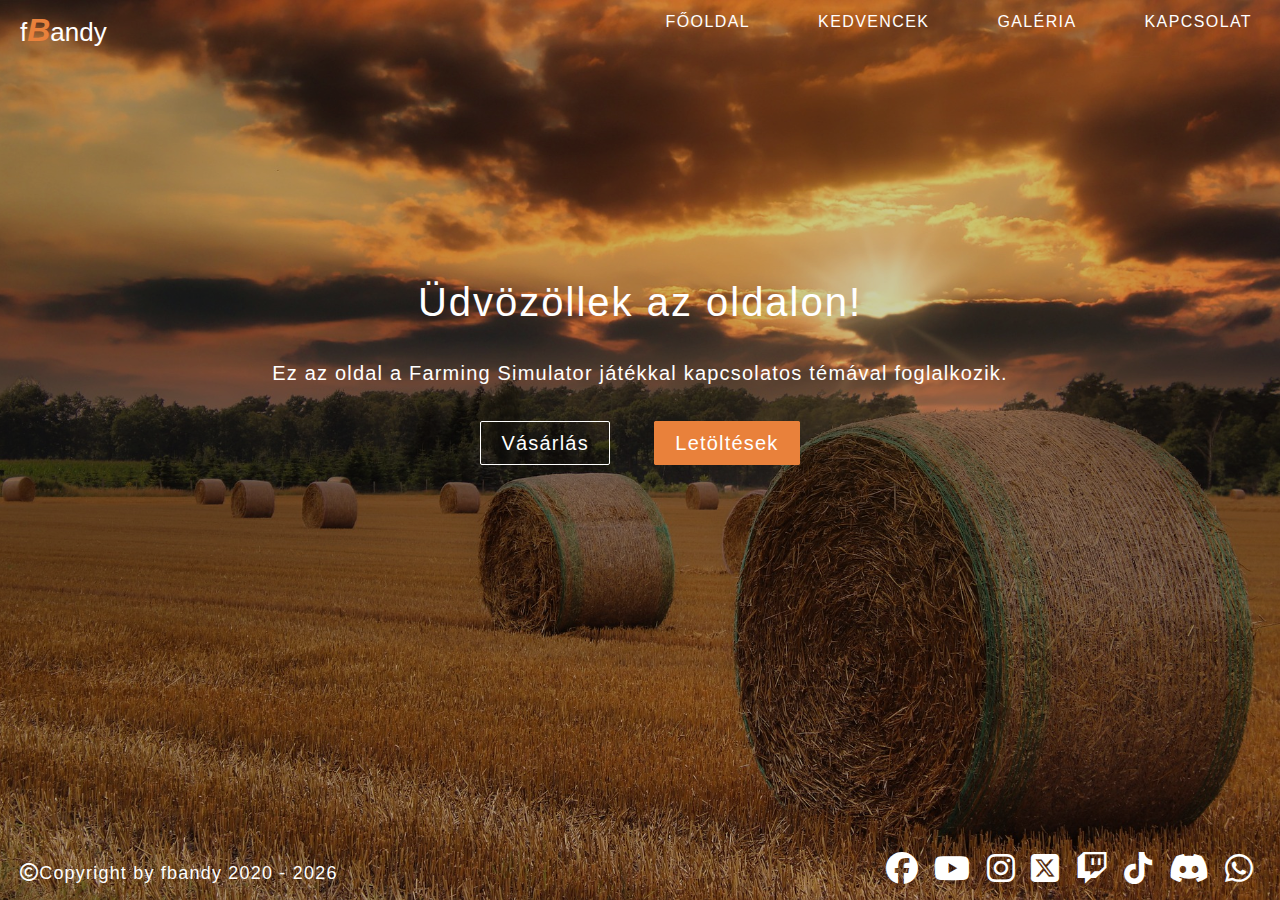
<file: index.html>
<!DOCTYPE html>
<html lang="en">
    <head>
        <meta charset="UTF-8">
        <meta name="viewport" content="width=device-width, initial-scale=1.0">
        <title>Weboldalam</title>
        <link rel="stylesheet"
            href="https://cdnjs.cloudflare.com/ajax/libs/font-awesome/6.7.2/css/all.min.css"
            integrity="sha512-Evv84Mr4kqVGRNSgIGL/F/aIDqQb7xQ2vcrdIwxfjThSH8CSR7PBEakCr51Ck+w+/U6swU2Im1vVX0SVk9ABhg=="
            crossorigin="anonymous" referrerpolicy="no-referrer" />
        <link
            href="https://cdn.jsdelivr.net/npm/bootstrap@5.3.3/dist/css/bootstrap.min.css"
            rel="stylesheet"
            integrity="sha384-QWTKZyjpPEjISv5WaRU9OFeRpok6YctnYmDr5pNlyT2bRjXh0JMhjY6hW+ALEwIH"
            crossorigin="anonymous">
        <link rel="stylesheet" href="./css/style.css">
    </head>
    <body>
        <header>
            <div class="navbar">
                <div class="logo">f<span>B</span>andy</div>
                <ul class="links">
                    <li><a href="index.html">Főoldal</a></li>
                    <li><a href="favorite.html" class="nav-item dropdown">Kedvencek</a></li>
                    <li><a href="gallery.html">Galéria</a></li>
                    <li><a href="contact.html">Kapcsolat</a></li>
                </ul>
                <div class="toggle_btn">
                    <i class="fa-solid fa-bars"></i>
                </div>
            </div>
            <div class="dropdown_menu">
                <li><a href="index.html">Főoldal</a></li>
                <li><a href="favorite.html">Kedvencek</a></li>
                <li><a href="gallery.html">Galéria</a></li>
                <li><a href="contact.html">Kapcsolat</a></li>
            </div>
        </header>
        <main>
            <div class="container-fluid">
                <div class="">
                    <h1>Üdvözöllek az oldalon!</h1>
                    <p>Ez az oldal a Farming Simulator játékkal kapcsolatos
                        témával
                        foglalkozik.</p>
                    <div class="button-box">
                        <a
                            href="https://www.farming-simulator.com/newsArticle.php?&news_id=544"
                            target="_blank" class="button-1">Vásárlás</a>
                        <a
                            href="https://www.farming-simulator.com/mods.php?title=fs2022&page=0"
                            target="_blank" class="button-2">Letöltések</a>
                    </div>
                </div>
            </div>
        </main>
        <footer>
            <p><i class="fa-regular fa-copyright"></i>Copyright by fbandy 2020 -
                <span id="year"></span></p>
            <script>
                var d = new Date();
                var n = d.getFullYear();
                document.getElementById("year").innerHTML = n;
            </script>
            <div class="social">
                <a href="https://www.facebook.com/giants.farming.simulator"
                    target="_blank"><i class="fa-brands fa-facebook"></i></a>
                <a href="https://www.youtube.com/giantssoftware"
                    target="_blank"><i class="fa-brands fa-youtube"></i></a>
                <a href="https://www.instagram.com/farmingsimulator/"
                    target="_blank"><i class="fa-brands fa-instagram"></i></a>
                <a href="https://x.com/farmingsim" target="_blank"><i
                        class="fa-brands fa-square-x-twitter"></i></a>
                <a href="https://www.twitch.tv/giantssoftware"
                    target="_blank"><i class="fa-brands fa-twitch"></i></a>
                <a href="https://www.tiktok.com/@farmingsimulator"
                    target="_blank"><i class="fa-brands fa-tiktok"></i></a>
                <a href="https://discord.com/invite/giantssoftware"
                    target="_blank"><i class="fa-brands fa-discord"></i></a>
                <a
                    href="https://www.whatsapp.com/channel/0029Va7XvT0CHDyd5Spgqm0Q"
                    target="_blank"><i class="fa-brands fa-whatsapp"></i></a>
            </div>
        </footer>

        <script src="https://cdn.jsdelivr.net/npm/bootstrap@5.3.3/dist/js/bootstrap.bundle.min.js"></script>
        <script src="./js/script.js"></script>
    </body>
</html>
</file>
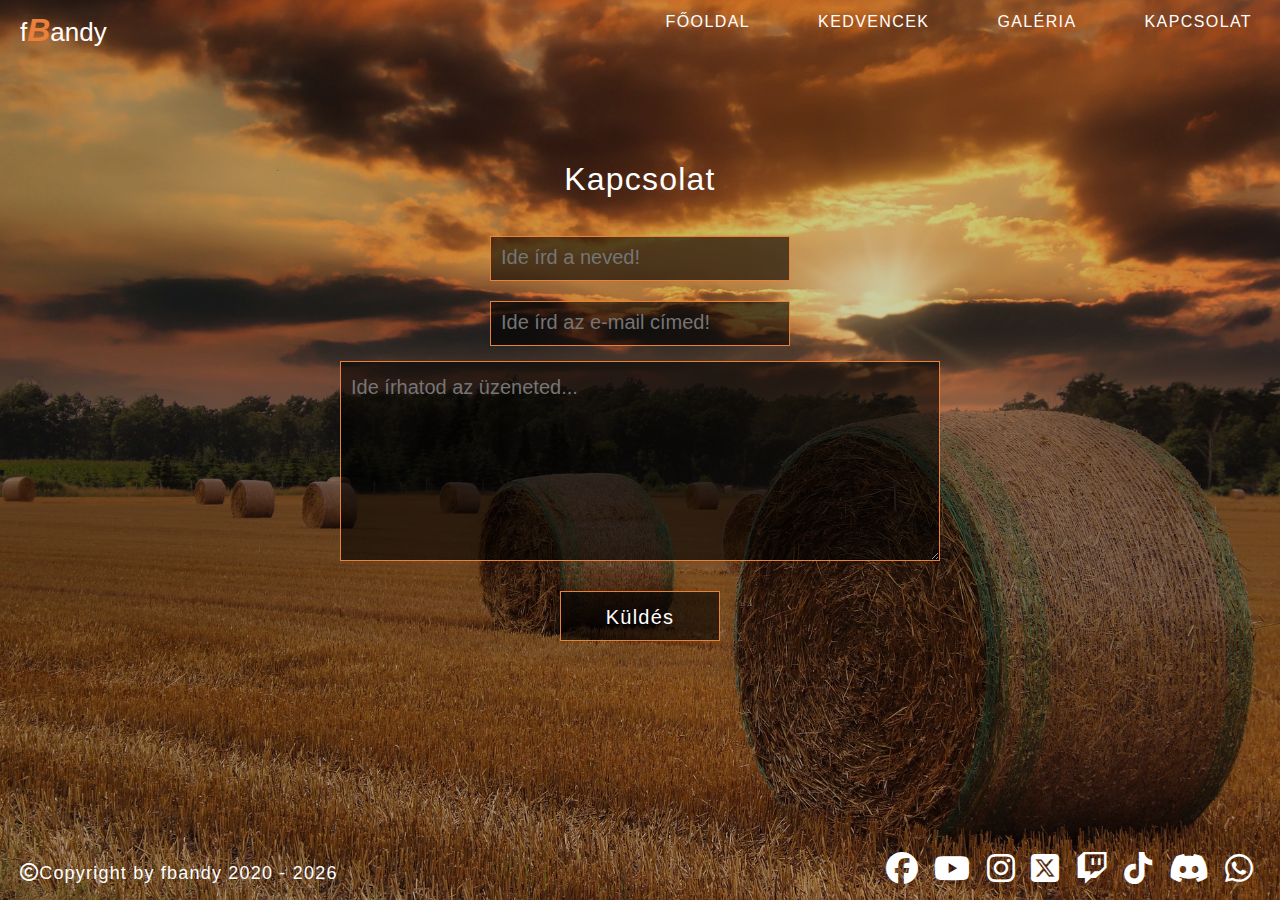
<file: contact.html>
<!DOCTYPE html>
<html lang="en">
    <head>
        <meta charset="UTF-8">
        <meta name="viewport" content="width=device-width, initial-scale=1.0">
        <title>Weboldalam</title>
        <link rel="stylesheet"
            href="https://cdnjs.cloudflare.com/ajax/libs/font-awesome/6.7.2/css/all.min.css"
            integrity="sha512-Evv84Mr4kqVGRNSgIGL/F/aIDqQb7xQ2vcrdIwxfjThSH8CSR7PBEakCr51Ck+w+/U6swU2Im1vVX0SVk9ABhg=="
            crossorigin="anonymous" referrerpolicy="no-referrer" />
        <link
            href="https://cdn.jsdelivr.net/npm/bootstrap@5.3.3/dist/css/bootstrap.min.css"
            rel="stylesheet"
            integrity="sha384-QWTKZyjpPEjISv5WaRU9OFeRpok6YctnYmDr5pNlyT2bRjXh0JMhjY6hW+ALEwIH"
            crossorigin="anonymous">
        <link rel="stylesheet" href="./css/style.css">
    </head>
    <body>
        <header>
            <div class="navbar">
                <div class="logo">f<span>B</span>andy</div>
                <ul class="links">
                    <li><a href="index.html">Főoldal</a></li>
                    <li><a href="favorite.html">Kedvencek</a></li>
                    <li><a href="gallery.html">Galéria</a></li>
                    <li><a href="contact.html">Kapcsolat</a></li>
                </ul>
                <div class="toggle_btn">
                    <i class="fa-solid fa-bars"></i>
                </div>
            </div>
            <div class="dropdown_menu">
                <li><a href="index.html">Főoldal</a></li>
                <li><a href="favorite.html">Kedvencek</a></li>
                <li><a href="gallery.html">Galéria</a></li>
                <li><a href="contact.html">Kapcsolat</a></li>
            </div>
        </header>
        <main>
            <section class="contact">
                <h1>Kapcsolat</h1>
                <form action="https://formspree.io/f/mbjbqeon" method="post">
                    <!-- <label for="name">Neved:</label> -->
                    <input type="text" name="name" id="name" placeholder="Ide írd a neved!">
                    <!-- <label for="email">E-mail:</label> -->
                    <input type="email" name="email" id="email" placeholder="Ide írd az e-mail címed!">
                    <!-- <label for="text">Üzenet:</label> -->
                    <textarea name="messege" id="message" placeholder="Ide írhatod az üzeneted..."></textarea> 
                    <input type="submit" value="Küldés" class="button-box button">
                </form>
            </section>
        </main>
        <footer>
            <p><i class="fa-regular fa-copyright"></i>Copyright by fbandy 2020 - <span id="year"></span></p>
            <script>
                var d = new Date();
                var n = d.getFullYear();
                document.getElementById("year").innerHTML = n;
            </script>
            <div class="social">
                <a href="https://www.facebook.com/giants.farming.simulator" target="_blank"><i class="fa-brands fa-facebook"></i></a>
                <a href="https://www.youtube.com/giantssoftware" target="_blank"><i class="fa-brands fa-youtube"></i></a>
                <a href="https://www.instagram.com/farmingsimulator/" target="_blank"><i class="fa-brands fa-instagram"></i></a>
                <a href="https://x.com/farmingsim" target="_blank"><i class="fa-brands fa-square-x-twitter"></i></a>
                <a href="https://www.twitch.tv/giantssoftware" target="_blank"><i class="fa-brands fa-twitch"></i></a>
                <a href="https://www.tiktok.com/@farmingsimulator" target="_blank"><i class="fa-brands fa-tiktok"></i></a>
                <a href="https://discord.com/invite/giantssoftware" target="_blank"><i class="fa-brands fa-discord"></i></a>
                <a href="https://www.whatsapp.com/channel/0029Va7XvT0CHDyd5Spgqm0Q" target="_blank"><i class="fa-brands fa-whatsapp"></i></a>
            </div>
        </footer>

        <script src="https://cdn.jsdelivr.net/npm/bootstrap@5.3.3/dist/js/bootstrap.bundle.min.js"></script>
        <script src="./js/script.js"></script>
    </body>
</html>
</file>
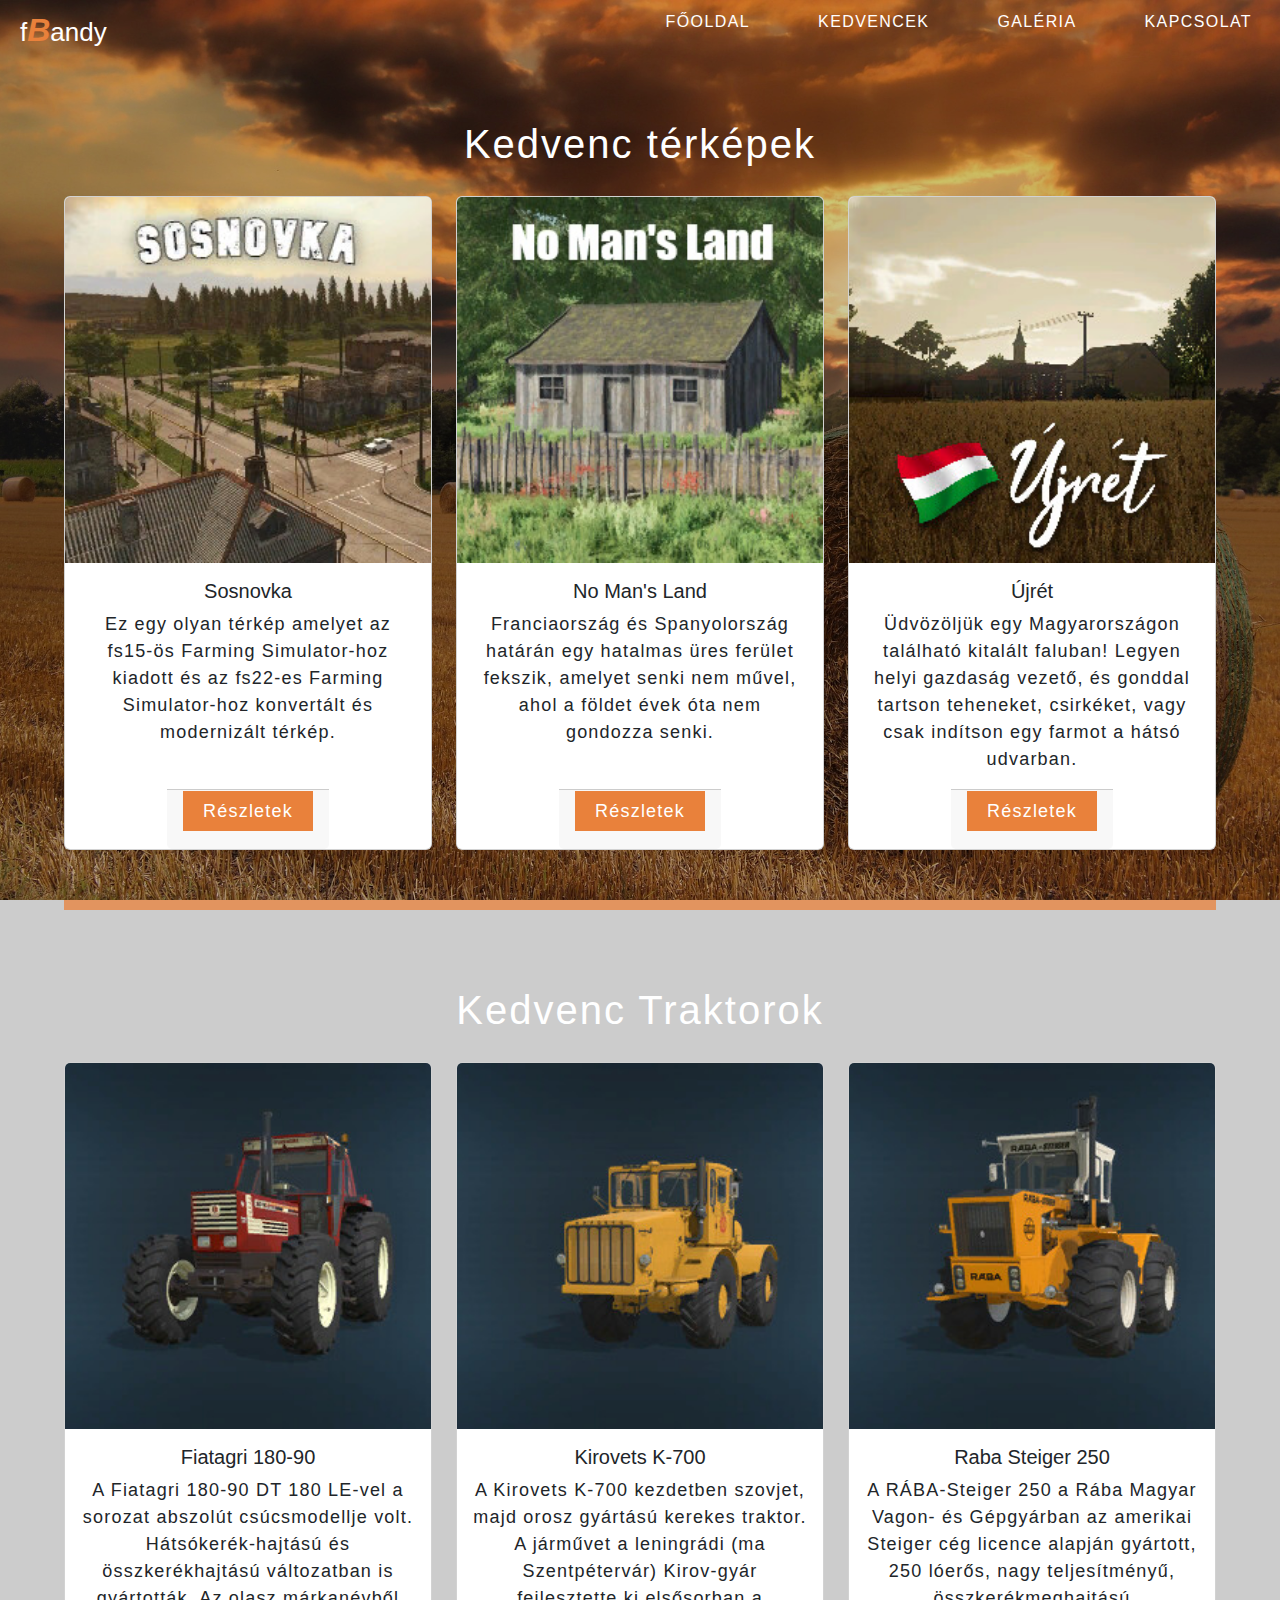
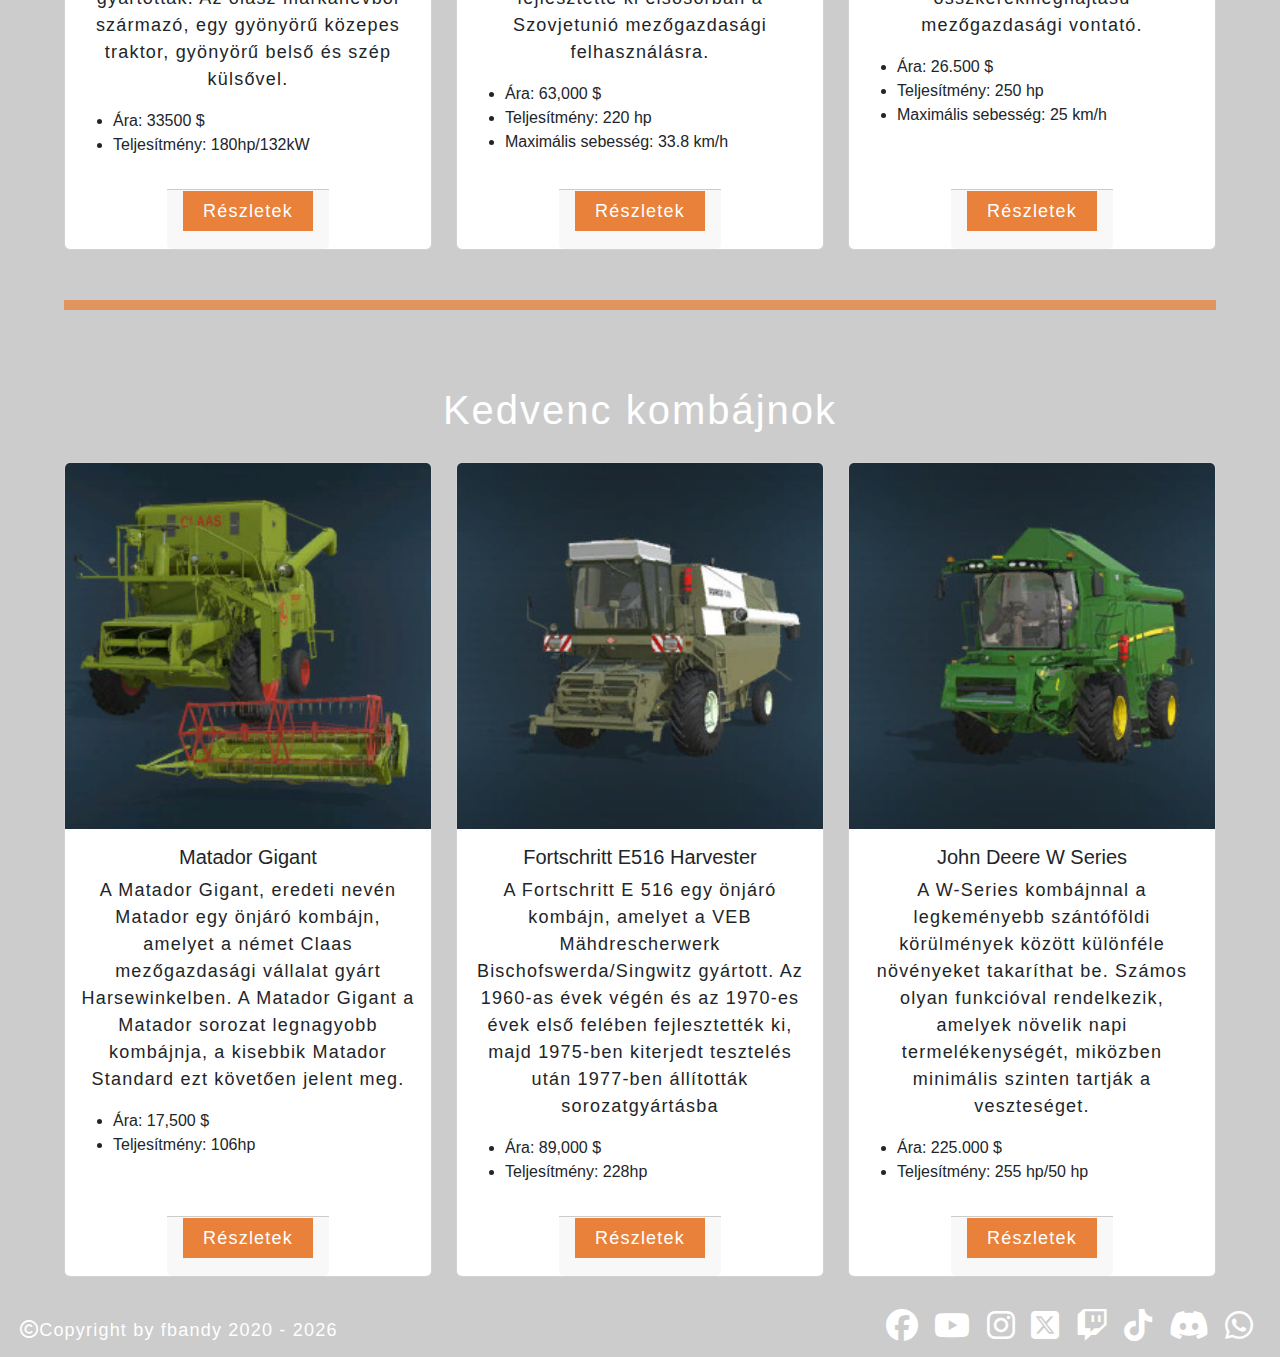
<file: favorite.html>
<!DOCTYPE html>
<html lang="en">
    <head>
        <meta charset="UTF-8">
        <meta name="viewport" content="width=device-width, initial-scale=1.0">
        <title>Weboldalam</title>
        <link rel="stylesheet"
            href="https://cdnjs.cloudflare.com/ajax/libs/font-awesome/6.7.2/css/all.min.css"
            integrity="sha512-Evv84Mr4kqVGRNSgIGL/F/aIDqQb7xQ2vcrdIwxfjThSH8CSR7PBEakCr51Ck+w+/U6swU2Im1vVX0SVk9ABhg=="
            crossorigin="anonymous" referrerpolicy="no-referrer" />
        <link
            href="https://cdn.jsdelivr.net/npm/bootstrap@5.3.3/dist/css/bootstrap.min.css"
            rel="stylesheet"
            integrity="sha384-QWTKZyjpPEjISv5WaRU9OFeRpok6YctnYmDr5pNlyT2bRjXh0JMhjY6hW+ALEwIH"
            crossorigin="anonymous">
        <link rel="stylesheet" href="./css/style.css">
    </head>
    <body>
        <header>
            <div class="navbar">
                <div class="logo">f<span>B</span>andy</div>
                <ul class="links">
                    <li><a href="index.html">Főoldal</a></li>
                    <li><a href="favorite.html">Kedvencek</a></li>
                    <li><a href="gallery.html">Galéria</a></li>
                    <li><a href="contact.html">Kapcsolat</a></li>
                </ul>
                <div class="toggle_btn">
                    <i class="fa-solid fa-bars"></i>
                </div>
            </div>
            <div class="dropdown_menu">
                <li><a href="index.html">Főoldal</a></li>
                <li><a href="favorite.html">Kedvencek</a></li>
                <li><a href="gallery.html">Galéria</a></li>
                <li><a href="contact.html">Kapcsolat</a></li>
            </div>
        </header>
        <main>
            <section class="container-fluid-favorite">
                <h2>Kedvenc térképek</h2>
                <div class="row row-cols-1 row-cols-md-3 g-4">
                    <div class="col">
                        <div class="card h-100">
                            <img src="./assets/img/card-img-1.jpg"
                                class="card-img-top" alt="sosnovka map">
                            <div class="card-body">
                                <h5 class="card-title">Sosnovka</h5>
                                <p class="card-text">Ez egy olyan térkép
                                    amelyet az fs15-ös Farming Simulator-hoz
                                    kiadott és
                                    az fs22-es Farming Simulator-hoz
                                    konvertált és modernizált térkép.</p>
                            </div>
                            <div class="card-footer">
                                <p class="text-body-secondary"><a
                                        href="https://www.farming-simulator.com/mod.php?mod_id=247347&title=fs2022"
                                        target="_blank">Részletek</a></p>
                            </div>
                        </div>
                    </div>
                    <div class="col">
                        <div class="card h-100">
                            <img src="./assets/img/card-img-2.jpg"
                                class="card-img-top" alt="No Man's Land">
                            <div class="card-body">
                                <h5 class="card-title">No Man's Land</h5>
                                <p class="card-text">Franciaország és
                                    Spanyolország határán egy hatalmas
                                    üres ferület fekszik, amelyet senki nem
                                    művel,
                                    ahol a földet évek óta nem gondozza
                                    senki.</p>
                            </div>
                            <div class="card-footer">
                                <p class="text-body-secondary"><a
                                        href="https://www.farming-simulator.com/mod.php?mod_id=228043&title=fs2022"
                                        target="_blank">Részletek</a></p>
                            </div>
                        </div>
                    </div>
                    <div class="col">
                        <div class="card h-100">
                            <img src="./assets/img/card-img-3.jpg"
                                class="card-img-top" alt="Újrét">
                            <div class="card-body">
                                <h5 class="card-title">Újrét</h5>
                                <p class="card-text"> Üdvözöljük egy
                                    Magyarországon található kitalált faluban!
                                    Legyen helyi gazdaság vezető, és gonddal
                                    tartson teheneket,
                                    csirkéket, vagy csak indítson egy farmot a
                                    hátsó udvarban.</p>
                            </div>
                            <div class="card-footer">
                                <p class="text-body-secondary"><a
                                        href="https://www.farming-simulator.com/mod.php?mod_id=297186&title=fs2022"
                                        target="_blank">Részletek</a></p>
                            </div>
                        </div>
                    </div>
                </div>
                <hr class="hr-line opacity-75">
            </section>
            <section class="container-fluid-favorite">
                <h2>Kedvenc Traktorok</h2>
                <div class="row row-cols-1 row-cols-md-3 g-4">
                    <div class="col">
                        <div class="card h-100">
                            <img src="./assets/img/card-img-4.jpg"
                                class="card-img-top" alt="Fiatagri 180-90">
                            <div class="card-body">
                                <h5 class="card-title">Fiatagri 180-90</h5>
                                <p class="card-text">A Fiatagri 180-90 DT 180
                                    LE-vel a sorozat abszolút csúcsmodellje
                                    volt. Hátsókerék-hajtású és összkerékhajtású
                                    változatban is gyártották. Az olasz
                                    márkanévből
                                    származó, egy gyönyörű közepes traktor,
                                    gyönyörű belső és szép külsővel.
                                    <ul>
                                        <li>Ára: 33500 $</li>
                                        <li>Teljesítmény: 180hp/132kW</li>
                                    </ul>
                                </p>
                            </div>
                            <div class="card-footer">
                                <p class="text-body-secondary"><a
                                        href="https://www.farming-simulator.com/mod.php?lang=en&country=hu&mod_id=226251"
                                        target="_blank">Részletek</a></p>
                            </div>
                        </div>
                    </div>
                    <div class="col">
                        <div class="card h-100">
                            <img src="./assets/img/card-img-9.jpg"
                                class="card-img-top" alt="Kirovets K-700">
                            <div class="card-body">
                                <h5 class="card-title">Kirovets K-700</h5>
                                <p class="card-text">A Kirovets K-700 kezdetben
                                    szovjet, majd orosz gyártású kerekes
                                    traktor.
                                    A járművet a leningrádi (ma
                                    Szentpétervár) Kirov-gyár fejlesztette ki
                                    elsősorban a Szovjetunió mezőgazdasági
                                    felhasználásra.
                                    <ul>
                                        <li>Ára: 63,000 $</li>
                                        <li>Teljesítmény: 220 hp</li>
                                        <li>Maximális sebesség: 33.8 km/h</li>
                                    </ul>
                                </p>
                            </div>
                            <div class="card-footer">
                                <p class="text-body-secondary"><a
                                        href="https://www.farming-simulator.com/mod.php?mod_id=256298&title=fs2022"
                                        target="_blank">Részletek</a></p>
                            </div>
                        </div>
                    </div>
                    <div class="col">
                        <div class="card h-100">
                            <img src="./assets/img/card-img-6.jpg"
                                class="card-img-top" alt="Raba Steiger 250">
                            <div class="card-body">
                                <h5 class="card-title">Raba Steiger 250</h5>
                                <p class="card-text">A RÁBA-Steiger 250 a Rába
                                    Magyar Vagon- és Gépgyárban az amerikai
                                    Steiger cég licence alapján gyártott, 250
                                    lóerős, nagy teljesítményű,
                                    összkerékmeghajtású mezőgazdasági
                                    vontató.
                                    <ul>
                                        <li>Ára: 26.500 $</li>
                                        <li>Teljesítmény: 250 hp</li>
                                        <li>Maximális sebesség: 25 km/h</li>
                                    </ul>
                                </p>
                            </div>
                            <div class="card-footer">
                                <p class="text-body-secondary"><a
                                        href="https://www.farming-simulator.com/mod.php?mod_id=287073&title=fs2022"
                                        target="_blank">Részletek</a></p>
                            </div>
                        </div>
                    </div>
                </div>
                <!-- <div class="row row-cols-1 row-cols-md-3 g-4 card-row">
                    <div class="col">
                        <div class="card h-100">
                            <img src="./assets/img/card-img-7.jpg"
                                class="card-img-top" alt="John Deere 6300">
                            <div class="card-body">
                                <h5 class="card-title">John Deere 6300</h5>
                                <p class="card-text">A John Deere 6300 és a
                                    6405-es modell egy gyönyörű kis közepes
                                    traktor, amely nagyszerű, ha a gazdaságban
                                    van! A standard fülkével és robusztus
                                    kialakítással a John Deere A 6300 egyesíti
                                    az erőt, a megbízhatóságot és a kényelmet az
                                    optimális mezőgazdasági teljesítmény
                                    érdekében.
                                    <ul>
                                        <li>Ára: $15,500 / $20,500</li>
                                        <li>Teljesítmény: 100hp / 105hp</li>
                                        <li>Sebessébváltó: 4x4 és 4x2</li>
                                    </ul>
                                </p>
                            </div>
                            <div class="card-footer">
                                <p class="text-body-secondary"><a
                                        href="https://www.farming-simulator.com/mod.php?mod_id=233664&title=fs2022"
                                        target="_blank">Részletek</a></p>
                            </div>
                        </div>
                    </div>
                    <div class="col">
                        <div class="card h-100">
                            <img src="./assets/img/card-img-8.jpg"
                                class="card-img-top"
                                alt="Fortschritt ZT 303/403">
                            <div class="card-body">
                                <h5 class="card-title">Fortschritt ZT
                                    303/403</h5>
                                <p class="card-text">1971-ben elkészült a
                                    traktor segédmellsőkerék-hajtású változata,
                                    a ZT-303. A hajtott első híd is az IFA W50
                                    LA tehergépkocsiban bevált, első hajtott,
                                    kormányzott futóművel egyezett meg. Az új
                                    futómű differenciálzárja pneumatikusan,
                                    kormányzása hidrosztatikusan működött.
                                    <ul>
                                        <li>Ára: 38,500 $</li>
                                        <li>Teljesítmény: 90 - 100 hp/66 - 75
                                            kW</ul>
                                    </ul>
                                </p>
                            </div>
                            <div class="card-footer">
                                <p class="text-body-secondary"><a
                                        href="https://www.farming-simulator.com/mod.php?mod_id=233833&title=fs2022"
                                        target="_blank">Részletek</a></p>
                            </div>
                        </div>
                    </div>
                
                </div> -->
                <hr class="hr-line opacity-75">
            </section>
            <section class="container-fluid-favorite">
                <h2>Kedvenc kombájnok</h2>
                <div class="row row-cols-1 row-cols-md-3 g-4">
                    <div class="col">
                        <div class="card h-100">
                            <img src="./assets/img/card-img-10.jpg"
                                class="card-img-top" alt="Matador Gigant">
                            <div class="card-body">
                                <h5 class="card-title">Matador Gigant</h5>
                                <p class="card-text">A Matador Gigant, eredeti
                                    nevén Matador egy önjáró kombájn,
                                    amelyet a német Claas mezőgazdasági vállalat
                                    gyárt Harsewinkelben. A Matador Gigant a
                                    Matador sorozat legnagyobb kombájnja, a
                                    kisebbik Matador Standard ezt követően
                                    jelent meg.
                                    <ul>
                                        <li>Ára: 17,500 $</li>
                                        <li>Teljesítmény: 106hp</li>
                                    </ul>
                                </p>
                            </div>
                            <div class="card-footer">
                                <p class="text-body-secondary"><a
                                        href="https://www.farming-simulator.com/mod.php?mod_id=297001&title=fs2022"
                                        target="_blank">Részletek</a></p>
                            </div>
                        </div>
                    </div>
                    <div class="col">
                        <div class="card h-100">
                            <img src="./assets/img/card-img-11.jpg"
                                class="card-img-top"
                                alt="Fortschritt E516 Harvester">
                            <div class="card-body">
                                <h5 class="card-title">Fortschritt E516
                                    Harvester</h5>
                                <p class="card-text">A Fortschritt E 516 egy
                                    önjáró kombájn, amelyet a VEB
                                    Mähdrescherwerk Bischofswerda/Singwitz
                                    gyártott. Az 1960-as évek végén és az
                                    1970-es évek első felében fejlesztették ki,
                                    majd 1975-ben kiterjedt tesztelés után
                                    1977-ben állították sorozatgyártásba
                                    <ul>
                                        <li>Ára: 89,000 $</li>
                                        <li>Teljesítmény: 228hp</li>
                                    </ul>
                                </p>
                            </div>
                            <div class="card-footer">
                                <p class="text-body-secondary"><a
                                        href="https://www.farming-simulator.com/mod.php?mod_id=247037&title=fs2022"
                                        target="_blank">Részletek</a></p>
                            </div>
                        </div>
                    </div>
                    <div class="col">
                        <div class="card h-100">
                            <img src="./assets/img/card-img-12.jpg"
                                class="card-img-top" alt="John Deere W Series">
                            <div class="card-body">
                                <h5 class="card-title">John Deere W Series</h5>
                                <p class="card-text">A W-Series kombájnnal a
                                    legkeményebb szántóföldi körülmények között
                                    különféle növényeket takaríthat be. Számos
                                    olyan funkcióval rendelkezik, amelyek
                                    növelik napi termelékenységét, miközben
                                    minimális szinten tartják a veszteséget.
                                    <ul>
                                        <li>Ára: 225.000 $</li>
                                        <li>Teljesítmény: 255 hp/50 hp</li>
                                    </ul>
                                </p>
                            </div>
                            <div class="card-footer">
                                <p class="text-body-secondary"><a
                                        href="https://www.farming-simulator.com/mod.php?mod_id=272644&title=fs2022"
                                        target="_blank">Részletek</a></p>
                            </div>
                        </div>
                    </div>
                </div>
                <!-- <div class="row row-cols-1 row-cols-md-3 g-4 card-row">
                    <div class="col">
                        <div class="card h-100">
                            <img src="./assets/img/card-img-7.jpg"
                                class="card-img-top" alt="John Deere 6300">
                            <div class="card-body">
                                <h5 class="card-title">John Deere 6300</h5>
                                <p class="card-text">A John Deere 6300 és a
                                    6405-es modell egy gyönyörű kis közepes
                                    traktor, amely nagyszerű, ha a gazdaságban
                                    van! A standard fülkével és robusztus
                                    kialakítással a John Deere A 6300 egyesíti
                                    az erőt, a megbízhatóságot és a kényelmet az
                                    optimális mezőgazdasági teljesítmény
                                    érdekében.
                                    <ul>
                                        <li>Ára: $15,500 / $20,500</li>
                                        <li>Teljesítmény: 100hp / 105hp</li>
                                        <li>Sebessébváltó: 4x4 és 4x2</li>
                                    </ul>
                                </p>
                            </div>
                            <div class="card-footer">
                                <p class="text-body-secondary"><a
                                        href="https://www.farming-simulator.com/mod.php?mod_id=233664&title=fs2022"
                                        target="_blank">Részletek</a></p>
                            </div>
                        </div>
                    </div>
                    <div class="col">
                        <div class="card h-100">
                            <img src="./assets/img/card-img-8.jpg"
                                class="card-img-top"
                                alt="Fortschritt ZT 303/403">
                            <div class="card-body">
                                <h5 class="card-title">Fortschritt ZT
                                    303/403</h5>
                                <p class="card-text">1971-ben elkészült a
                                    traktor segédmellsőkerék-hajtású változata,
                                    a ZT-303. A hajtott első híd is az IFA W50
                                    LA tehergépkocsiban bevált, első hajtott,
                                    kormányzott futóművel egyezett meg. Az új
                                    futómű differenciálzárja pneumatikusan,
                                    kormányzása hidrosztatikusan működött.
                                    <ul>
                                        <li>Ára: 38,500 $</li>
                                        <li>Teljesítmény: 90 - 100 hp/66 - 75
                                            kW</ul>
                                    </ul>
                                </p>
                            </div>
                            <div class="card-footer">
                                <p class="text-body-secondary"><a
                                        href="https://www.farming-simulator.com/mod.php?mod_id=233833&title=fs2022"
                                        target="_blank">Részletek</a></p>
                            </div>
                        </div>
                    </div>
                    <div class="col">
                        <div class="card h-100">
                            <img src="./assets/img/card-img-9.jpg"
                                class="card-img-top" alt="Kirovets K-700">
                            <div class="card-body">
                                <h5 class="card-title">Kirovets K-700</h5>
                                <p class="card-text">A Kirovets K-700 kezdetben
                                    szovjet, majd orosz gyártású kerekes
                                    traktor.
                                    A járművet a leningrádi (ma
                                    Szentpétervár) Kirov-gyár fejlesztette ki
                                    elsősorban a Szovjetunió mezőgazdasági
                                    felhasználásra.
                                    <ul>
                                        <li>Ára: 63,000 $</li>
                                        <li>Teljesítmény: 220 hp</li>
                                        <li>Maximális sebesség: 33.8 km/h</li>
                                    </ul>
                                </p>
                            </div>
                            <div class="card-footer">
                                <p class="text-body-secondary"><a
                                        href="https://www.farming-simulator.com/mod.php?mod_id=256298&title=fs2022"
                                        target="_blank">Részletek</a></p>
                            </div>
                        </div>
                    </div>
                </div> -->
            </section>
            <!-- Go To Up -->
            <button
                type="button"
                class="btn btn-danger btn-floating btn-lg"
                id="btn-back-to-top">
                <i class="fas fa-arrow-up"></i>
                <!-- <i class="fa-solid fa-circle-up"></i> -->
            </button>
        </main>
        <footer>
            <p><i class="fa-regular fa-copyright"></i>Copyright by fbandy 2020 -
                <span id="year"></span></p>
            <script>
                var d = new Date();
                var n = d.getFullYear();
                document.getElementById("year").innerHTML = n;
            </script>
            <div class="social">
                <a href="https://www.facebook.com/giants.farming.simulator"
                    target="_blank"><i class="fa-brands fa-facebook"></i></a>
                <a href="https://www.youtube.com/giantssoftware"
                    target="_blank"><i class="fa-brands fa-youtube"></i></a>
                <a href="https://www.instagram.com/farmingsimulator/"
                    target="_blank"><i class="fa-brands fa-instagram"></i></a>
                <a href="https://x.com/farmingsim" target="_blank"><i
                        class="fa-brands fa-square-x-twitter"></i></a>
                <a href="https://www.twitch.tv/giantssoftware"
                    target="_blank"><i class="fa-brands fa-twitch"></i></a>
                <a href="https://www.tiktok.com/@farmingsimulator"
                    target="_blank"><i class="fa-brands fa-tiktok"></i></a>
                <a href="https://discord.com/invite/giantssoftware"
                    target="_blank"><i class="fa-brands fa-discord"></i></a>
                <a
                    href="https://www.whatsapp.com/channel/0029Va7XvT0CHDyd5Spgqm0Q"
                    target="_blank"><i class="fa-brands fa-whatsapp"></i></a>
            </div>
        </footer>

        <script src="https://cdn.jsdelivr.net/npm/bootstrap@5.3.3/dist/js/bootstrap.bundle.min.js"></script>
        <script src="./js/script.js"></script>
    </body>
</html>
</file>
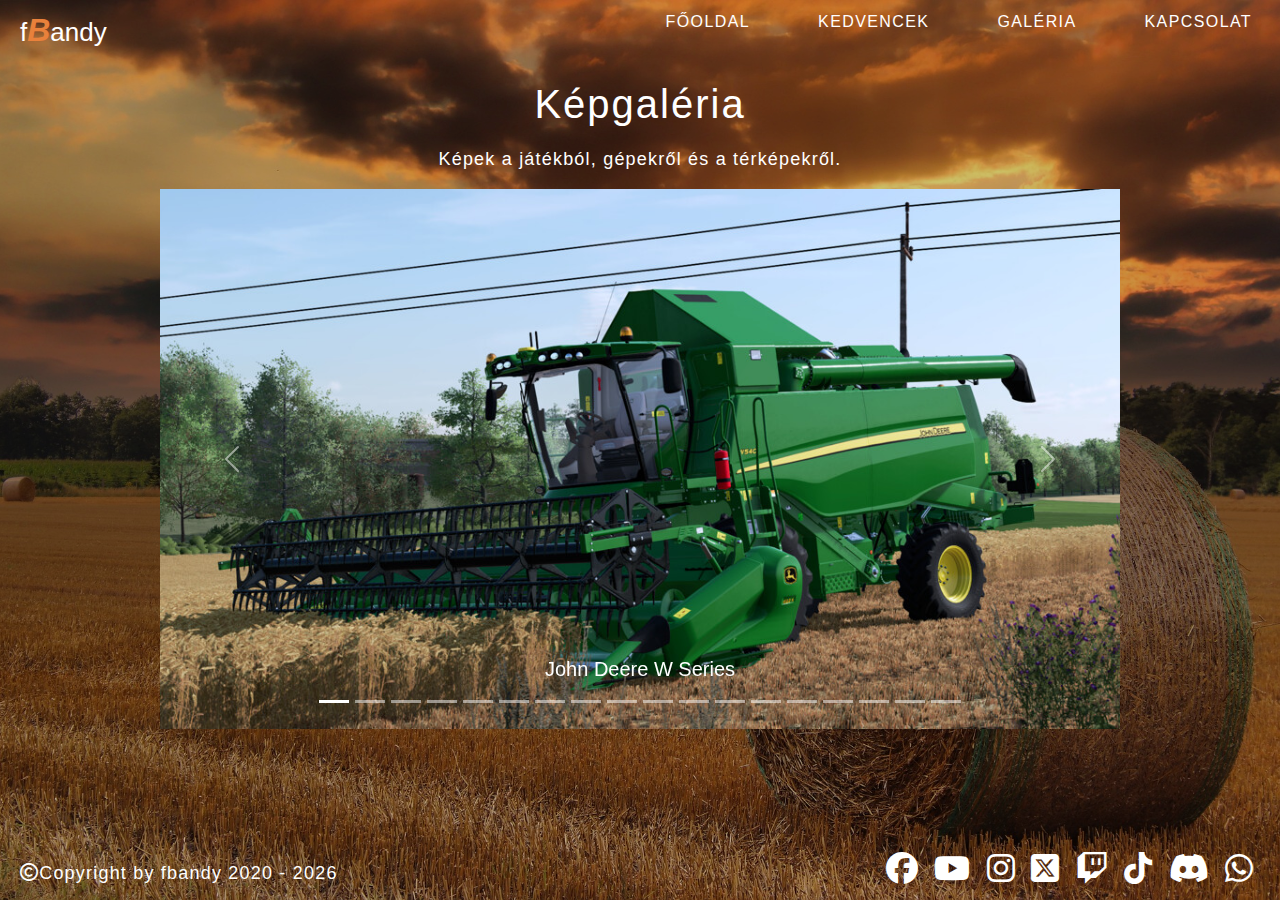
<file: gallery.html>
<!DOCTYPE html>
<html lang="en">
    <head>
        <meta charset="UTF-8">
        <meta name="viewport" content="width=device-width, initial-scale=1.0">
        <title>Weboldalam</title>
        <link rel="stylesheet"
            href="https://cdnjs.cloudflare.com/ajax/libs/font-awesome/6.7.2/css/all.min.css"
            integrity="sha512-Evv84Mr4kqVGRNSgIGL/F/aIDqQb7xQ2vcrdIwxfjThSH8CSR7PBEakCr51Ck+w+/U6swU2Im1vVX0SVk9ABhg=="
            crossorigin="anonymous" referrerpolicy="no-referrer" />
        <link
            href="https://cdn.jsdelivr.net/npm/bootstrap@5.3.3/dist/css/bootstrap.min.css"
            rel="stylesheet"
            integrity="sha384-QWTKZyjpPEjISv5WaRU9OFeRpok6YctnYmDr5pNlyT2bRjXh0JMhjY6hW+ALEwIH"
            crossorigin="anonymous">
        <link rel="stylesheet" href="./css/style.css">
    </head>
    <body>
        <header>
            <div class="navbar">
                <div class="logo">f<span>B</span>andy</div>
                <ul class="links">
                    <li><a href="index.html">Főoldal</a></li>
                    <li><a href="favorite.html">Kedvencek</a></li>
                    <li><a href="gallery.html">Galéria</a></li>
                    <li><a href="contact.html">Kapcsolat</a></li>
                </ul>
                <div class="toggle_btn">
                    <i class="fa-solid fa-bars"></i>
                </div>
            </div>
            <div class="dropdown_menu">
                <li><a href="index.html">Főoldal</a></li>
                <li><a href="favorite.html">Kedvencek</a></li>
                <li><a href="gallery.html">Galéria</a></li>
                <li><a href="contact.html">Kapcsolat</a></li>
            </div>
        </header>
        <main>
            <section class="container-fluid-gallery">
                <h2>Képgaléria</h2>
                <p>Képek a játékból, gépekről és a térképekről.</p>
                <div id="carouselExampleCaptions" class="carousel slide">
                    <div class="carousel-indicators">
                      <button type="button" data-bs-target="#carouselExampleCaptions" data-bs-slide-to="0" class="active" aria-current="true" aria-label="Slide 1"></button>
                      <button type="button" data-bs-target="#carouselExampleCaptions" data-bs-slide-to="1" aria-label="Slide 2"></button>
                      <button type="button" data-bs-target="#carouselExampleCaptions" data-bs-slide-to="2" aria-label="Slide 3"></button>
                      <button type="button" data-bs-target="#carouselExampleCaptions" data-bs-slide-to="3" aria-label="Slide 4"></button>
                      <button type="button" data-bs-target="#carouselExampleCaptions" data-bs-slide-to="4" aria-label="Slide 5"></button>
                      <button type="button" data-bs-target="#carouselExampleCaptions" data-bs-slide-to="5" aria-label="Slide 6"></button>
                      <button type="button" data-bs-target="#carouselExampleCaptions" data-bs-slide-to="6" aria-label="Slide 7"></button>
                      <button type="button" data-bs-target="#carouselExampleCaptions" data-bs-slide-to="7" aria-label="Slide 8"></button>
                      <button type="button" data-bs-target="#carouselExampleCaptions" data-bs-slide-to="8" aria-label="Slide 9"></button>
                      <button type="button" data-bs-target="#carouselExampleCaptions" data-bs-slide-to="9" aria-label="Slide 10"></button>
                      <button type="button" data-bs-target="#carouselExampleCaptions" data-bs-slide-to="10" aria-label="Slide 11"></button>
                      <button type="button" data-bs-target="#carouselExampleCaptions" data-bs-slide-to="11" aria-label="Slide 12"></button>
                      <button type="button" data-bs-target="#carouselExampleCaptions" data-bs-slide-to="12" aria-label="Slide 13"></button>
                      <button type="button" data-bs-target="#carouselExampleCaptions" data-bs-slide-to="13" aria-label="Slide 14"></button>
                      <button type="button" data-bs-target="#carouselExampleCaptions" data-bs-slide-to="14" aria-label="Slide 15"></button>
                      <button type="button" data-bs-target="#carouselExampleCaptions" data-bs-slide-to="15" aria-label="Slide 16"></button>
                      <button type="button" data-bs-target="#carouselExampleCaptions" data-bs-slide-to="16" aria-label="Slide 17"></button>
                      <button type="button" data-bs-target="#carouselExampleCaptions" data-bs-slide-to="17" aria-label="Slide 18"></button>
                      <!-- <button type="button" data-bs-target="#carouselExampleCaptions" data-bs-slide-to="18" aria-label="Slide 19"></button> -->
                    </div>
                    <div class="carousel-inner">
                      <div class="carousel-item active">
                        <img src="./assets/media/img01.jpg" class="d-block w-100" alt="John Deere W Series">
                        <div class="carousel-caption d-none d-md-block">
                          <h5>John Deere W Series</h5>
                        </div>
                      </div>
                      <div class="carousel-item">
                        <img src="./assets/media/img02.jpg" class="d-block w-100" alt="...">
                        <div class="carousel-caption d-none d-md-block">
                          <h5>Fiatagri 180-90</h5>
                        </div>
                      </div>
                      <div class="carousel-item">
                        <img src="./assets/media/img03.jpg" class="d-block w-100" alt="...">
                        <div class="carousel-caption d-none d-md-block">
                          <h5>Raba Steiger 250</h5>
                        </div>
                      </div>
                      <div class="carousel-item">
                        <img src="./assets/media/img04.jpg" class="d-block w-100" alt="...">
                        <div class="carousel-caption d-none d-md-block">
                          <h5>Raba Steiger 250</h5>
                        </div>
                      </div>
                      <div class="carousel-item">
                        <img src="./assets/media/img05.jpg" class="d-block w-100" alt="...">
                        <div class="carousel-caption d-none d-md-block">
                          <h5>Kirovets K-700</h5>
                        </div>
                      </div>
                      <div class="carousel-item">
                        <img src="./assets/media/img06.jpg" class="d-block w-100" alt="...">
                        <div class="carousel-caption d-none d-md-block">
                          <h5>Kirovets K-700</h5>
                        </div>
                      </div>
                      <div class="carousel-item">
                        <img src="./assets/media/img07.jpg" class="d-block w-100" alt="...">
                        <div class="carousel-caption d-none d-md-block">
                          <h5>Matador Gigant</h5>
                        </div>
                      </div>
                      <div class="carousel-item">
                        <img src="./assets/media/img08.jpg" class="d-block w-100" alt="...">
                        <div class="carousel-caption d-none d-md-block">
                          <h5>Matador Gigant</h5>
                        </div>
                      </div>
                      <div class="carousel-item">
                        <img src="./assets/media/img09.jpg" class="d-block w-100" alt="...">
                        <div class="carousel-caption d-none d-md-block">
                          <h5>Fortschritt E516 Harvester</h5>
                        </div>
                      </div>
                      <div class="carousel-item">
                        <img src="./assets/media/img10.jpg" class="d-block w-100" alt="...">
                        <div class="carousel-caption d-none d-md-block">
                          <h5>Fortschritt E516 Harvester</h5>
                        </div>
                      </div>
                      <div class="carousel-item">
                        <img src="./assets/media/img11.jpg" class="d-block w-100" alt="...">
                        <div class="carousel-caption d-none d-md-block">
                          <h5>Fiatagri 180-90</h5>
                        </div>
                      </div>
                      <div class="carousel-item">
                        <img src="./assets/media/img12.jpg" class="d-block w-100" alt="...">
                        <div class="carousel-caption d-none d-md-block">
                          <h5>Sosnovka map</h5>
                        </div>
                      </div>
                      <div class="carousel-item">
                        <img src="./assets/media/img13.jpg" class="d-block w-100" alt="...">
                        <div class="carousel-caption d-none d-md-block">
                          <h5>Sosnovka map</h5>
                        </div>
                      </div>
                      <div class="carousel-item">
                        <img src="./assets/media/img14.jpg" class="d-block w-100" alt="...">
                        <div class="carousel-caption d-none d-md-block">
                          <h5>No Man's Land map</h5>
                        </div>
                      </div>
                      <div class="carousel-item">
                        <img src="./assets/media/img15.jpg" class="d-block w-100" alt="...">
                        <div class="carousel-caption d-none d-md-block">
                          <h5>No Man's Land map</h5>
                        </div>
                      </div>
                      <div class="carousel-item">
                        <img src="./assets/media/img16.jpg" class="d-block w-100" alt="...">
                        <div class="carousel-caption d-none d-md-block">
                          <h5>Újrét map</h5>
                        </div>
                      </div>
                      <div class="carousel-item">
                        <img src="./assets/media/img17.jpg" class="d-block w-100" alt="...">
                        <div class="carousel-caption d-none d-md-block">
                          <h5>Újrét map</h5>
                        </div>
                      </div>
                      <div class="carousel-item">
                        <img src="./assets/media/img18.jpg" class="d-block w-100" alt="...">
                        <div class="carousel-caption d-none d-md-block">
                          <h5>Farming Simulator 2022 Game</h5>
                        </div>
                      </div>
                    </div>
                    <button class="carousel-control-prev" type="button" data-bs-target="#carouselExampleCaptions" data-bs-slide="prev">
                        <span class="carousel-control-prev-icon" aria-hidden="true"></span>
                        <span class="visually-hidden">Previous</span>
                      </button>
                      <button class="carousel-control-next" type="button" data-bs-target="#carouselExampleCaptions" data-bs-slide="next">
                        <span class="carousel-control-next-icon" aria-hidden="true"></span>
                        <span class="visually-hidden">Next</span>
                      </button>
                  </div>
            </section>
        </main>
        <footer>
            <p><i class="fa-regular fa-copyright"></i>Copyright by fbandy 2020 - <span id="year"></span></p>
            <script>
                var d = new Date();
                var n = d.getFullYear();
                document.getElementById("year").innerHTML = n;
            </script>
            <div class="social">
                <a href="https://www.facebook.com/giants.farming.simulator" target="_blank"><i class="fa-brands fa-facebook"></i></a>
                <a href="https://www.youtube.com/giantssoftware" target="_blank"><i class="fa-brands fa-youtube"></i></a>
                <a href="https://www.instagram.com/farmingsimulator/" target="_blank"><i class="fa-brands fa-instagram"></i></a>
                <a href="https://x.com/farmingsim" target="_blank"><i class="fa-brands fa-square-x-twitter"></i></a>
                <a href="https://www.twitch.tv/giantssoftware" target="_blank"><i class="fa-brands fa-twitch"></i></a>
                <a href="https://www.tiktok.com/@farmingsimulator" target="_blank"><i class="fa-brands fa-tiktok"></i></a>
                <a href="https://discord.com/invite/giantssoftware" target="_blank"><i class="fa-brands fa-discord"></i></a>
                <a href="https://www.whatsapp.com/channel/0029Va7XvT0CHDyd5Spgqm0Q" target="_blank"><i class="fa-brands fa-whatsapp"></i></a>
            </div>
        </footer>

        <script src="https://cdn.jsdelivr.net/npm/bootstrap@5.3.3/dist/js/bootstrap.bundle.min.js"></script>
        <script src="./js/script.js"></script>
    </body>
</html>
</file>
<file: css/style.css>
* {
    margin: 0;
    padding: 0;
    box-sizing: border-box;
}

body {
    min-height: 100vh;
    /* overflow: hidden; */
    background: rgba(0, 0, 0, 0.2) url(../assets/img/bg3-large.jpg) center center fixed;
    background-blend-mode: darken;
    background-size: cover;
    display: flex;
    flex-direction: column;
    font-family: 'poppins', sans-serif;
}

/* HEADER */

header {
    position: relative;
}

.navbar {
    width: 100%;
    height: 60px;
    margin: 0 auto;
    padding: 0 10px;
    display: flex;
    justify-content: space-between;
    align-items: center;
}

.navbar .logo {
    padding: 0 10px;
    color: #fff;
    text-align: center;
    font-size: 26px;
    font-weight: 400;
    cursor: pointer;
}

.navbar .logo span {
    color: rgb(233, 129, 59);
    font-size: 32px;
    font-weight: 600;
    font-style: italic;
}

.navbar .links {
    display: flex;
    gap: 32px;
}

.navbar .links a {
    font-size: 16px;
}

.navbar ul li {
    list-style: none;
}

.navbar .toggle_btn {
    color: #fff;
    font-size: 32px;
    cursor: pointer;
    display: none;
}

/* Dropdown menu */

.dropdown_menu {
    display: none;
    position: absolute;
    right: 24px;
    top: 60px;
    width: 300px;
    height: 0;
    background-color: rgba(255, 255, 255, 0.1);
    backdrop-filter: blur(15px);
    border-radius: 10px;
    overflow: hidden;
    transition: height 0.2s cubic-bezier(0.175, 0.885, 0.32, 1.275);
    z-index: 10;
}

.dropdown_menu.open {
    height: 280px;
}

.dropdown_menu li {
    list-style: none;
    padding: 12px;
    display: flex;
    align-items: center;
    justify-content: center;
}

.dropdown_menu a {
    color: #fff;
    padding: 10px;
    text-decoration: none;
}

.dropdown_menu a:hover {
    background-color: rgb(233, 129, 59);
    padding: 10px 18px;
    border-radius: 2px;
}

.navbar ul li a {
    text-decoration: none;
    padding: 10px 18px;
    color: #fff;
    text-transform: uppercase;
    font-weight: 300;
    letter-spacing: 1.4px;
    transition: 0.3s ease;
}

.navbar a:hover {
    background-color: rgb(233, 129, 59);
    border-radius: 2px;
}


/* MAIN */

main {
    flex: 1;
}

.container-fluid {
    width: 100%;
    height: 100%;
    padding-top: 17%;
    padding-bottom: 17%;
    color: #fff;
    /* border: 1px solid red; */
}

.container-fluid-favorite {
    width: 90%;
    height: 100%;
    margin: 0 auto;
    color: #fff;
}

.container-fluid-favorite h2 {
    text-align: center;
    font-size: 40px;
    font-weight: 300;
    padding: 60px 0 20px 0;
    letter-spacing: 2px;
}

.container-fluid-favorite p {
    font-size: 18px;
    font-weight: 300;
    letter-spacing: 1.2px;
    text-align: center;
}

.container-fluid-gallery {
    width: 75%;
    margin: 0 auto;
}

.container-fluid-gallery h2 {
    text-align: center;
    color: #fff;
    font-size: 40px;
    font-weight: 300;
    padding: 20px 0 10px 0;
    letter-spacing: 2px;
} 

.container-fluid-gallery p {
    color: #fff;
    text-align: center;
    font-size: 18px;
    font-weight: 300;
    letter-spacing: 1.2px;
}

.hr-line {
    color: rgb(233, 129, 59);
    border: 5px solid rgb(233, 129, 59);
    margin-top: 50px;
}

.card-row {
    padding-top: 30px;
}

.container-fluid-favorite .card-footer {
    margin: 0 auto;
}

.container-fluid-favorite .card-title {
    text-align: center;
}

.container-fluid-favorite .card-footer a {
    text-decoration: none;
    color: #fff;
    background-color: rgb(233, 129, 59);
    padding: 10px 20px;
}

.container-fluid-favorite .card-footer a:hover {
    color: #000;
    background-color: #fff;
    font-weight: 600;
    border: 1px solid rgb(233, 129, 59);
}


.container-fluid h1 {
    text-align: center;
    font-size: 40px;
    font-weight: 300;
    letter-spacing: 2px;
}

.container-fluid p {
    text-align: center;
    font-size: 20px;
    font-weight: 400;
    letter-spacing: 1.2px;
    padding-top: 24px;
}

.button-box {
    margin-top: 30px;
    padding-top: 10px;
    text-align: center;
}

.button-1,
.button-2 {
    text-decoration: none;
    margin: 0 20px;
}

.button-1 {
    border: 1px solid #fff;
    border-radius: 2px;
}

.button-2 {
    border: 1px solid rgb(233, 129, 59);
    border-radius: 2px;
    background-color: rgb(233, 129, 59);
}

.button-box a {
    color: #fff;
    font-size: 20px;
    font-weight: 400;
    letter-spacing: 1.2px;
    padding: 10px 20px;
    transition: 0.3s ease;
}

.button-box .button-1:hover {
    background-color: rgb(233, 129, 59);
}

.button-2:hover {
    background-color: transparent;
}

/* CONTACT */

.contact {
    display: flex;
    flex-direction: column;
    justify-content: center;
    align-items: center;
}

.contact h1 {
    padding-top: 100px;
    padding-bottom: 20px;
    color: #fff;
    font-size: 32px;
    font-weight: 400;
    letter-spacing: 1.2px;
}

form {
    display: flex;
    flex-direction: column;
    justify-content: center;
    align-items: center;
}

/* form label {
    color: #fff;
    font-size: 18px;
    font-weight: 300;
    letter-spacing: 1.2px;
    padding: 10px 0;
    margin-left: 60px;
    display: flex;
    align-self: start;
} */

form input {
    width: 300px;
    padding: 8px 0;
    margin: 10px 0;
    font-size: 18px;
    color: #fff;
    background: rgba(0, 0, 0, 0.6);
    border: 1px solid rgb(233, 129, 59);
}

form textarea {
    width: 600px;
    height: 200px;
    margin-top: 5px;
    font-size: 18px;
    color: #fff;
    background: rgba(0, 0, 0, 0.6);
    border: 1px solid rgb(233, 129, 59);
}

input::placeholder {
    font-size: 20px;
    padding-left: 10px;
}

textarea::placeholder {
    font-size: 20px;
    padding: 10px;
}

form .button {
    width: 160px;
    color: #fff;
    font-size: 20px;
    font-weight: 300;
    letter-spacing: 1.2px;
}

form .button:hover {
    background-color: rgb(233, 129, 59);
}


/* FOOTER */

footer {
    /* position: relative; */
    height: 80px;
    display: flex;
    justify-content: space-between;
    bottom: 0;
}

footer p {
    color: #fff;
    font-size: 18px;
    letter-spacing: 1.2px;
    text-align: center;
    padding: 40px 20px;
}

footer .social {
    width: 420px;
    padding: 25px 20px;
    float: right;
}

footer .social a {
    font-size: 32px;
    color: #fff;
    padding: 0 5px;
    border: 1px solid transparent;
    transition: 0.3s ease;
}

footer .social a:hover {
    color: rgb(233, 129, 59);
    border: 1px solid rgb(233, 129, 59);
    border-radius: 30px;
}

#year {
    font-size: 18px;
    color: #fff;
}

#btn-back-to-top {
    position: fixed;
    bottom: 60px;
    right: 20px;
    background-color: rgb(233, 129, 59);
    display: none;
}


/* Resposive Desing */

@media screen and (max-width: 1080px) {
    .navbar .logo {
        font-size: 22px;
    }
    .navbar .logo span {
        font-size: 28px;
    }
    .navbar .links a {
        font-size: 14px;
    }
    main .container-fluid h1 {
        font-size: 32px;
    }
    main .container-fluid p {
        font-size: 18px;
    }
}

@media screen and (max-width: 992px) {
    .navbar .links {
        display: none;
    }
    .navbar .toggle_btn {
        display: block;
    }
    .dropdown_menu {
        display: block;
    }
    main .container-fluid {
        top: 36%;
    }
    main .container-fluid h1 {
        font-size: 28px;
    }
    main .container-fluid p {
        font-size: 16px;
        text-align: center;
    }
    main .button-box a {
        font-size: 18px;
    }
    .contact h1 {
        font-size: 28px;
    }
    form label {
        font-size: 16px;
        margin-left: 0;
    }
    form input {
        font-size: 14px;
    }
    form textarea {
        font-size: 14px;
        width: 500px;
    }
    form .button {
        font-size: 16px;
    }
    footer .social {
        display: none;
    }
}

@media screen and (max-width: 576px) {
    .dropdown_menu {
        left: 24px;
        width: unset;
    }
    main .container-fluid {
        top: 40%;
    }
    main .container-fluid h1 {
        font-size: 24px;
    }
    main .container-fluid p {
        font-size: 12px;
        text-align: center;
    }
    main .button-box a {
        font-size: 16px;
    }
    .contact {
        padding-top: 145px;
    }
    .contact h1 {
        font-size: 22px;
    }
    form label {
        font-size: 12px;
        margin-left: 0;
    }
    form input {
        font-size: 10px;
    }
    form textarea {
        font-size: 12px;
        width: 400px;
        height: 160px;
    }
    form .button {
        font-size: 12px;
    }
    footer p {
        font-size: 16px;
    }
    footer #year {
        font-size: 16px;
    }
}

@media screen and (max-width: 440px) {
    .navbar .logo {
        display: none;
    }
    .contact {
        padding-top: 150px;
    }
    form label {
        margin-left: 0;
    }
    form textarea {
        width: 350px;
    }
}

@media screen and (max-width: 370px) {
    main .container-fluid h1 {
        font-size: 20px;
    }
    main .container-fluid p {
        font-size: 10px;
        text-align: center;
    }
    main .button-box a {
        font-size: 12px;
    }
    main .button-box {
        display: flex;
        flex-direction: column;
        width: 150px;
        margin: 0 auto;
        padding-top: 30px;
    }
    main .button-2 {
        margin-top: 20px;
    }
    .contact {
        padding-top: 140px;
    }
    .contact h1 {
        font-size: 18px;
        padding-top: 120px;
    }
    form label {
        font-size: 12px;
        margin-left: 0;
    }
    form input {
        font-size: 8px;
    }
    form textarea {
        font-size: 10px;
        width: 300px;
        height: 120px;
    }
    form .button {
        font-size: 12px;
        margin-top: 10px;
        padding-top: 10px;
    }
    footer p {
        font-size: 12px;
    }
    footer #year {
        font-size: 12px;
    }
}
</file>
